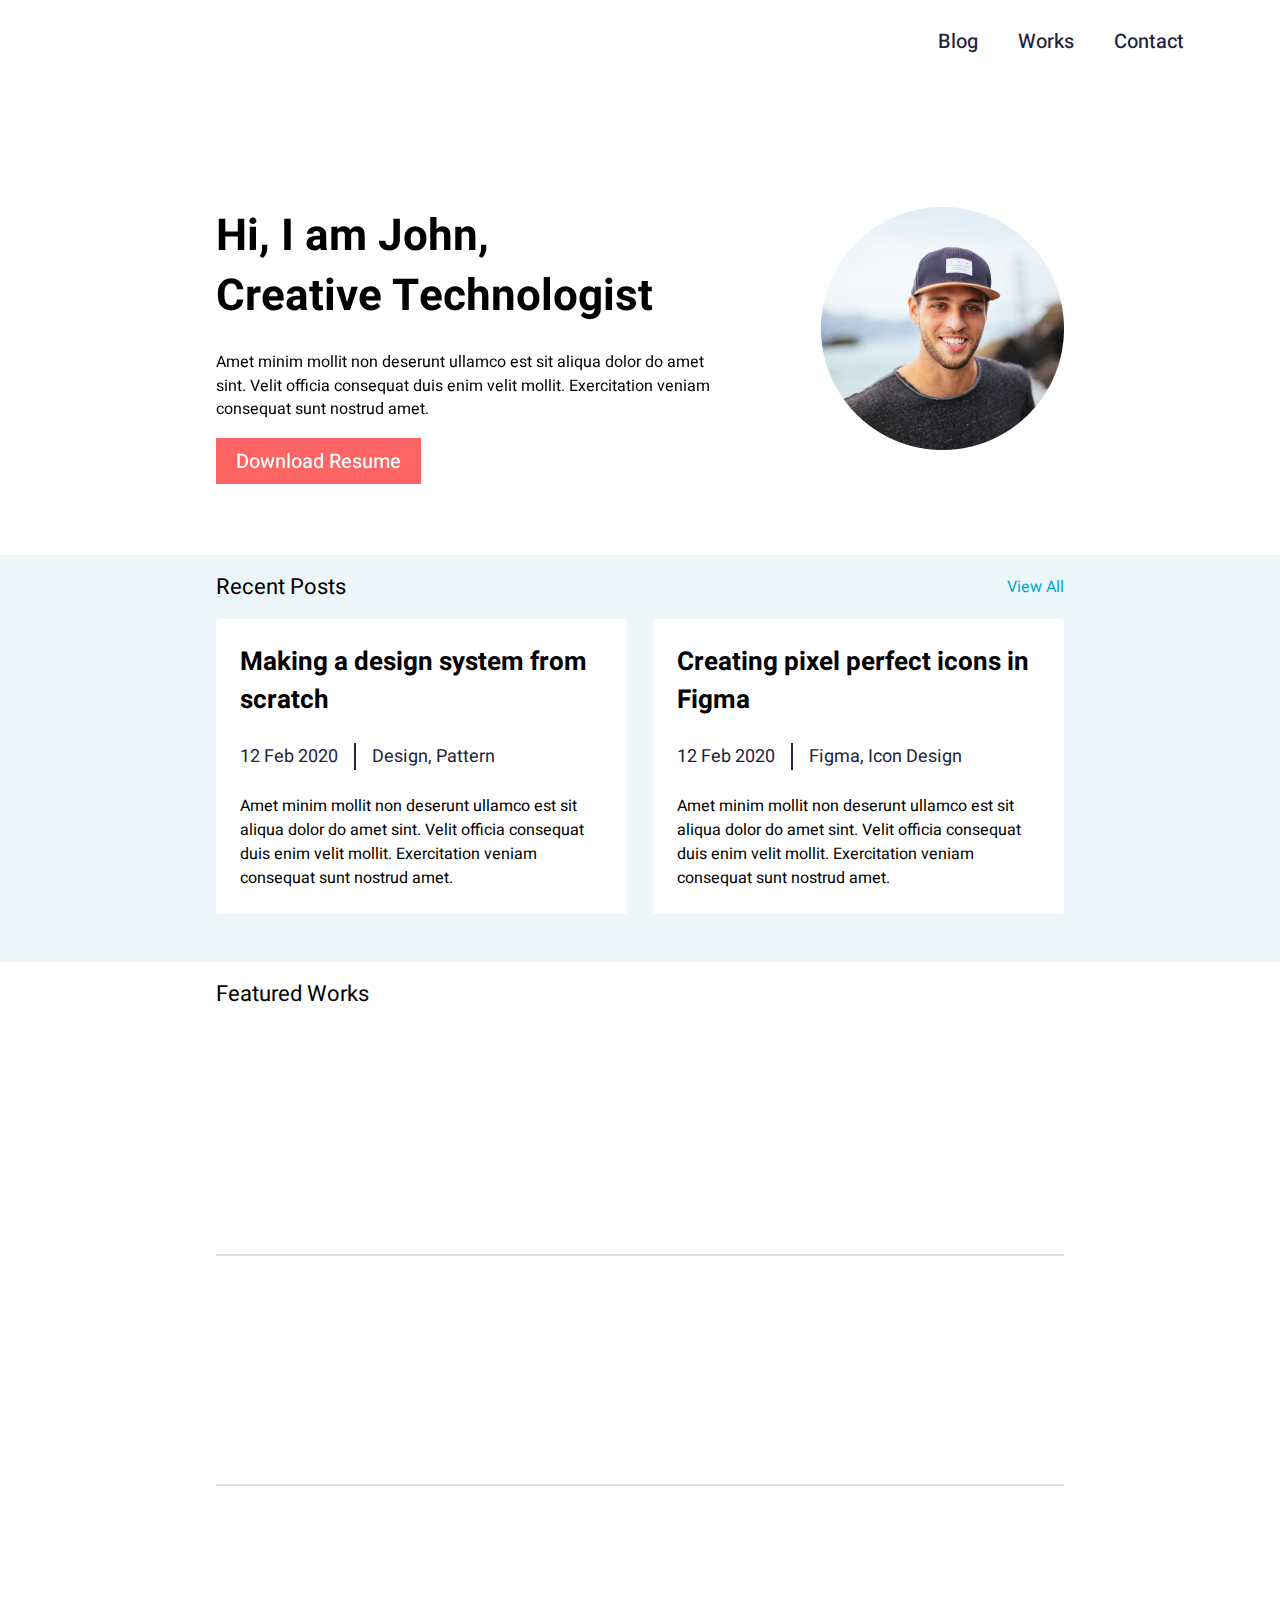
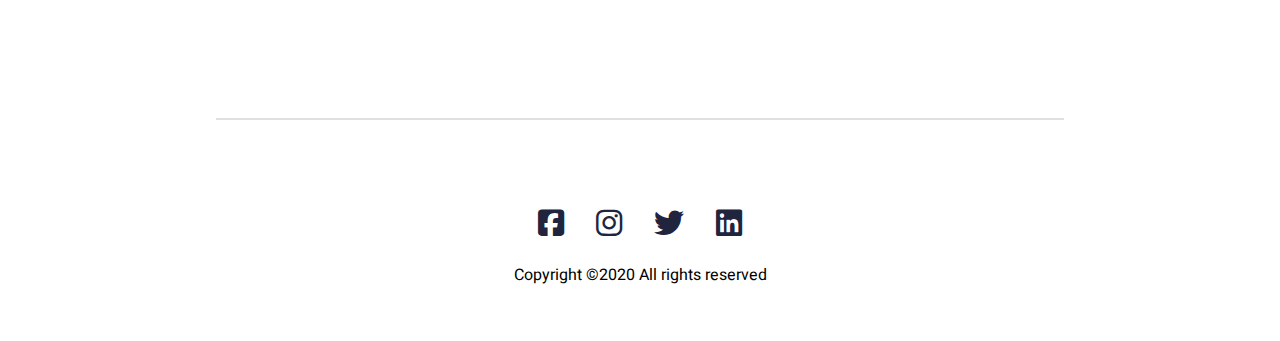
<file: index.html>
<!DOCTYPE html>
<html lang="en">
<head>
    <meta charset="UTF-8">

    <meta http-equiv="X-UA-Compatible" content="IE=edge">

    <meta name="viewport" content="width=device-width, initial-scale=1.0">

    <title>Portfolio</title>

    <link rel="stylesheet" href="./assets/css/style.css">

    <link rel="preconnect" href="https://fonts.googleapis.com">

    <link rel="preconnect" href="https://fonts.gstatic.com" crossorigin>

    <link href="https://fonts.googleapis.com/css2?family=Heebo:wght@400;500;700;900&display=swap" rel="stylesheet">

    <link rel="stylesheet" href="https://fonts.googleapis.com/css2?family=Material+Symbols+Outlined:opsz,wght,FILL,GRAD@48,400,0,0" />

    <link rel="apple-touch-icon" sizes="180x180" href="./favicon_io/apple-touch-icon.png">

    <link rel="icon" type="image/png" sizes="32x32" href="./favicon_io/favicon-32x32.png">

    <link rel="icon" type="image/png" sizes="16x16" href="./favicon_io/favicon-16x16.png">

    <link rel="manifest" href="/site.webmanifest">

    <link rel="stylesheet" href="https://cdnjs.cloudflare.com/ajax/libs/font-awesome/6.4.0/css/all.min.css" />

    <link rel="stylesheet" href="https://unpkg.com/aos@next/dist/aos.css" />

</head>
<body>
    
    <div class="site_wrapper">
        <header>

            <div class="header_wrap">

                <div class="container">
                    <nav class="navbar">

                        <a href="#"><span class="material-symbols-outlined">menu</span></a>

                        <ul class="navbar_items">
    
                            <li><a href="./blog.html">blog</a></li>
                            <li><a href="./work.html">works</a></li>
                            <li><a href="#">contact</a></li>

                        </ul><!-- /.navbar_items -->
                        
                    </nav><!-- /.navbar -->

                </div><!-- /.container -->

            </div><!-- /.header_wrap -->

        </header>

        <main>
            <div class="main_wrap">

                <section class="hero_section"  data-aos="fade-up" data-aos-duration="1200">
                    <div class="container lg">
                        <div class="client_info-wrap">
                            <div class="client_info">
                                <h1>Hi, I am John, <br> Creative Technologist</h1>
                                <p>Amet minim mollit non deserunt ullamco est sit aliqua dolor do amet sint. Velit officia consequat duis enim velit mollit. Exercitation veniam consequat sunt nostrud amet.</p>
                                <a href="#">download resume</a>
                            </div>
    
                            <figure class="client_img">
                                <img src="./assets/imgs/client.png" alt="">
                            </figure><!-- /.client_img -->

                        </div>
                    </div><!-- /.container -->

                </section><!-- /.hero_section -->

                <div class="post_section">

                    <div class="container lg">

                        <div class="recent_posts">
                            <h3>
                                recent posts
                            </h3>
                            <a href="#">view all</a>
                            
                        </div><!-- /.recent_posts -->
                        
                        <div class="post_wrap">
                            
                            <div class="post"  data-aos="fade-up" data-aos-duration="1200">

                                <h2>Making a design system from scratch</h2>
                                <ul class="design_detail">
                                    <li>12 Feb 2020</li>
                                    <li>Design, Pattern</li>
                                </ul><!-- /.design_detail -->
                                <p>Amet minim mollit non deserunt ullamco est sit aliqua dolor do amet sint. Velit officia consequat duis enim velit mollit. Exercitation veniam consequat sunt nostrud amet.</p>
                            </div><!-- /.post -->

                            <div class="post" data-aos="fade-up" data-aos-duration="1200">

                                <h2>Creating pixel perfect icons in Figma</h2>
                                <ul class="design_detail">
                                    <li>12 Feb 2020</li>
                                    <li>Figma, Icon Design</li>
                                </ul><!-- /.design_detail -->
                                <p>Amet minim mollit non deserunt ullamco est sit aliqua dolor do amet sint. Velit officia consequat duis enim velit mollit. Exercitation veniam consequat sunt nostrud amet.</p>

                            </div><!-- /.post -->

                        </div><!-- /.post_wrap -->

                    </div><!-- /.container -->

                </div><!-- /.post_section -->

                <section class="work_section">

                    <div class="container lg">

                            <h3>featured works</h3>

                            <div class="work_card-wrapper">

                                <figure class="work_card" data-aos="fade-up" data-aos-duration="1200">

                                    <img src="./assets/imgs/dashboard.jpg" alt="">

                                    <figcaption>

                                        <h2>designing dashboards</h2>

                                        <ul>
                                            <li>2020</li>
                                            <li>dashboard</li>
                                        </ul>

                                        <p class="lg_p">Amet minim mollit non deserunt ullamco est sit aliqua dolor do amet sint. Velit officia consequat duis enim velit mollit. Exercitation veniam consequat sunt nostrud amet.</p>
                                        <p class="sm_p">Amet minim mollit non deserunt ullamco est sit aliqua dolor do amet sint.</p>

                                    </figcaption>

                                </figure>
                                <hr style="border: 1px solid #E0E0E0;">
                            <div class="work_card-wrapper">

                                <figure class="work_card" data-aos="fade-up" data-aos-duration="1200">

                                    <img src="./assets/imgs/illustration.jpg" alt="">

                                    <figcaption>

                                        <h2>Vibrant Portraits of 2020</h2>

                                        <ul>
                                            <li>2018</li>
                                            <li>illustration</li>
                                        </ul>

                                        <p class="lg_p">Amet minim mollit non deserunt ullamco est sit aliqua dolor do amet sint. Velit officia consequat duis enim velit mollit. Exercitation veniam consequat sunt nostrud amet.</p>
                                        <p class="sm_p">Amet minim mollit non deserunt ullamco est sit aliqua dolor do amet sint.</p>

                                    </figcaption>

                                </figure>
                                <hr style="border: 1px solid #E0E0E0;">
                            <div class="work_card-wrapper">

                                <figure class="work_card" data-aos="fade-up" data-aos-duration="1200">

                                    <img src="./assets/imgs/typography.jpg" alt="">

                                    <figcaption>

                                        <h2>36 Days of Malayalam type</h2>

                                        <ul>
                                            <li>2018</li>
                                            <li>typography</li>
                                        </ul>

                                        <p class="lg_p">Amet minim mollit non deserunt ullamco est sit aliqua dolor do amet sint. Velit officia consequat duis enim velit mollit. Exercitation veniam consequat sunt nostrud amet.</p>
                                        <p class="sm_p">Amet minim mollit non deserunt ullamco est sit aliqua dolor do amet sint.</p>

                                    </figcaption>

                                </figure>
                                <hr style="border: 1px solid #E0E0E0;">

                            </div><!-- /.work_card-wrapper -->

                    </div><!-- /.container -->

                </section><!-- /.work_section -->

            </div><!-- /.main_wrap -->

        </main>

        <footer>
            <div class="footer_wrap">

                <div class="container lg">
                    <div class="social_lnks-wrapper">
                        <ul class="social_lnks">
                            <li><a href="#"><i class="fa-brands fa-square-facebook"></i></a></li>
                            <li><a href="#"><i class="fa-brands fa-instagram"></i></a></li>
                            <li><a href="#"><i class="fa-brands fa-twitter"></i></i></a></li>
                            <li><a href="#"><i class="fa-brands fa-linkedin"></i></i></a></li>
                        </ul>
                        <span>Copyright ©2020 All rights reserved </span>
                    </div><!-- /.social_lnks-wrapper -->

                </div><!-- /.container -->

            </div><!-- /.footer_wrap -->
        </footer>
    </div><!-- /.site_wrapper -->

    <script src="https://unpkg.com/aos@next/dist/aos.js"></script>
  <script>
    AOS.init();
  </script>
    
</body>
</html>
</file>
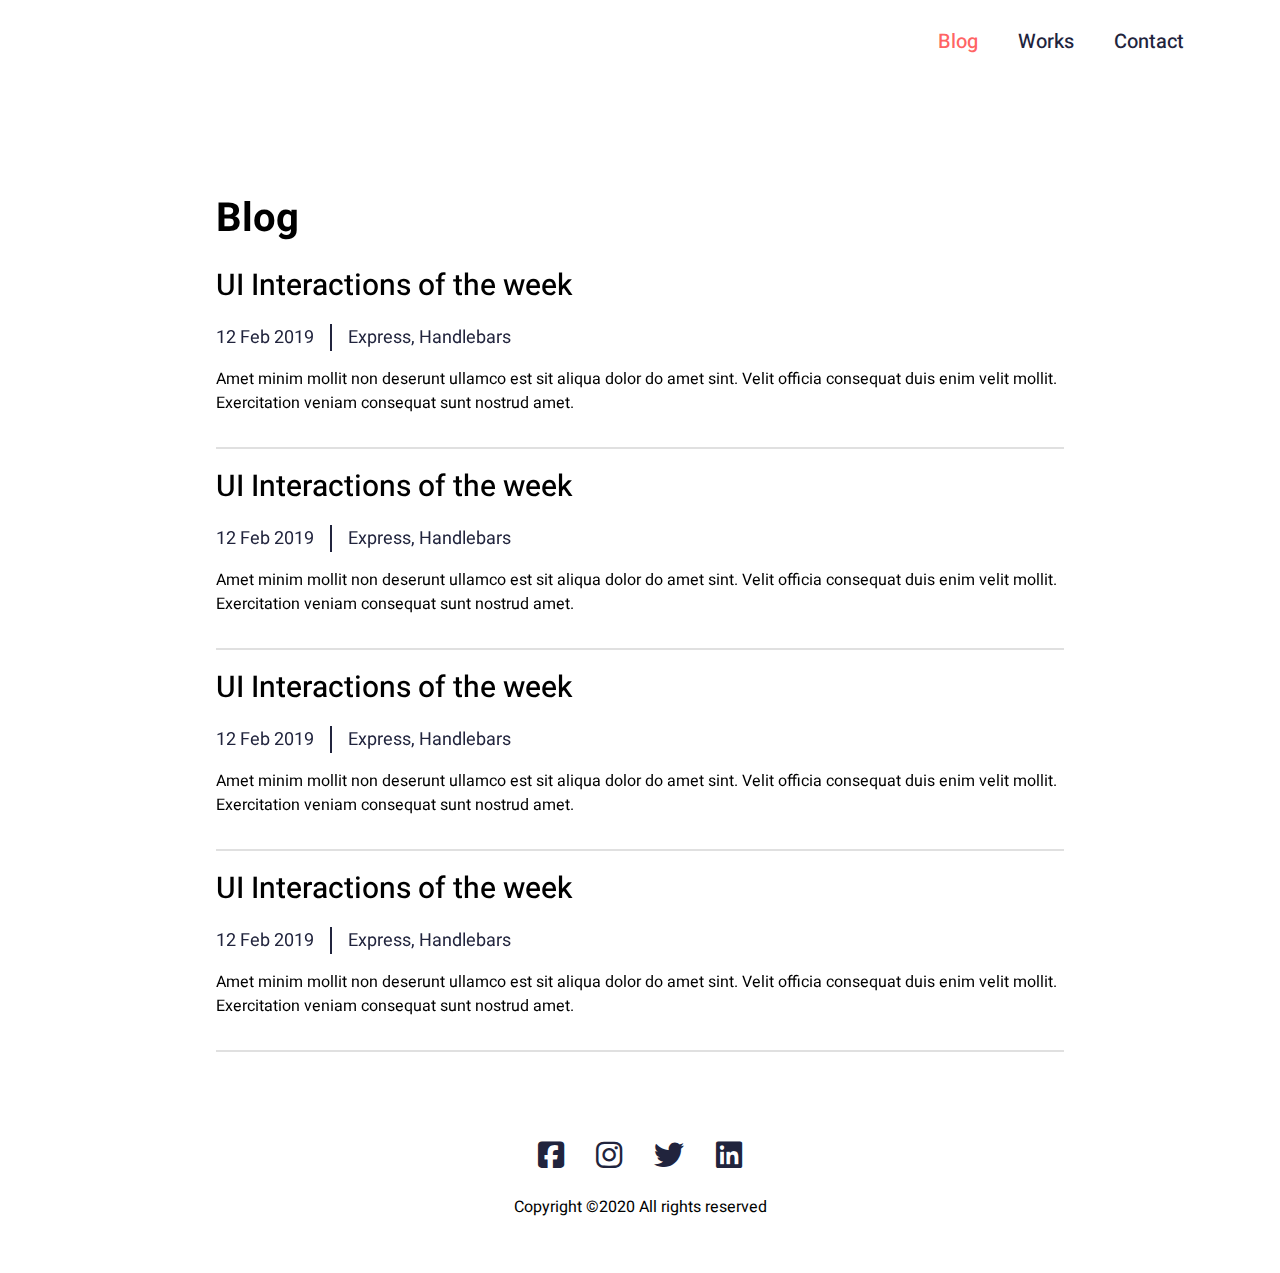
<file: blog.html>
<!DOCTYPE html>
<html lang="en">
<head>
    <meta charset="UTF-8">
    <meta http-equiv="X-UA-Compatible" content="IE=edge">

    <meta name="viewport" content="width=device-width, initial-scale=1.0">

    <title>Blog</title>

    <link rel="stylesheet" href="./assets/css/style.css">

    <link rel="preconnect" href="https://fonts.googleapis.com">

    <link rel="preconnect" href="https://fonts.gstatic.com" crossorigin>

    <link href="https://fonts.googleapis.com/css2?family=Heebo:wght@400;500;700;900&display=swap" rel="stylesheet">

    <link rel="stylesheet" href="https://fonts.googleapis.com/css2?family=Material+Symbols+Outlined:opsz,wght,FILL,GRAD@48,400,0,0" />

    <link rel="apple-touch-icon" sizes="180x180" href="./favicon_io/apple-touch-icon.png">

    <link rel="icon" type="image/png" sizes="32x32" href="./favicon_io/favicon-32x32.png">

    <link rel="icon" type="image/png" sizes="16x16" href="./favicon_io/favicon-16x16.png">

    <link rel="manifest" href="/site.webmanifest">

    <link rel="stylesheet" href="https://cdnjs.cloudflare.com/ajax/libs/font-awesome/6.4.0/css/all.min.css" />

    <link rel="stylesheet" href="https://unpkg.com/aos@next/dist/aos.css" />

</head>
<body>

    <div class="page_wrapper">

        <header>

            <div class="header_wrap">

                <div class="container">
                    <nav class="navbar">

                        <a href="#"><span class="material-symbols-outlined">menu</span></a>

                        <ul class="navbar_items">
    
                            <li><a href="#" class="blog_active">blog</a></li>
                            <li><a href="./work.html">works</a></li>
                            <li><a href="#">contact</a></li>

                        </ul><!-- /.navbar_items -->
                        
                    </nav><!-- /.navbar -->

                </div><!-- /.container -->

            </div><!-- /.header_wrap -->

        </header>

        <main>

            <div class="main_wrap">

                <div class="container lg">

                    <section class="blog_section" data-aos="fade-up" data-aos-duration="1200">

                        <h2 data-aos="fade-up">blog</h2>

                        <div class="ui_interaction-wrapper">
                            
                            <div class="ui_interaction-card">
                                <h3>UI Interactions of the week</h3>
                                <ul class="ui_detail">
                                    <li>12 Feb 2019</li>
                                    <li>Express, Handlebars</li>
                                </ul><!-- /.ui_detail -->
                                <p>Amet minim mollit non deserunt ullamco est sit aliqua dolor do amet sint. Velit officia consequat duis enim velit mollit. Exercitation veniam consequat sunt nostrud amet.</p>
                            </div><!-- /.ui_interaction-card -->
                            <hr style="border: 1px solid #E0E0E0;">
                            <div class="ui_interaction-card">
                                <h3>UI Interactions of the week</h3>
                                <ul class="ui_detail">
                                    <li>12 Feb 2019</li>
                                    <li>Express, Handlebars</li>
                                </ul><!-- /.ui_detail -->
                                <p>Amet minim mollit non deserunt ullamco est sit aliqua dolor do amet sint. Velit officia consequat duis enim velit mollit. Exercitation veniam consequat sunt nostrud amet.</p>
                            </div><!-- /.ui_interaction-card -->
                            <hr style="border: 1px solid #E0E0E0;">
                            <div class="ui_interaction-card">
                                <h3>UI Interactions of the week</h3>
                                <ul class="ui_detail">
                                    <li>12 Feb 2019</li>
                                    <li>Express, Handlebars</li>
                                </ul><!-- /.ui_detail -->
                                <p>Amet minim mollit non deserunt ullamco est sit aliqua dolor do amet sint. Velit officia consequat duis enim velit mollit. Exercitation veniam consequat sunt nostrud amet.</p>
                            </div><!-- /.ui_interaction-card -->
                            <hr style="border: 1px solid #E0E0E0;">
                            <div class="ui_interaction-card">
                                <h3>UI Interactions of the week</h3>
                                <ul class="ui_detail">
                                    <li>12 Feb 2019</li>
                                    <li>Express, Handlebars</li>
                                </ul><!-- /.ui_detail -->
                                <p>Amet minim mollit non deserunt ullamco est sit aliqua dolor do amet sint. Velit officia consequat duis enim velit mollit. Exercitation veniam consequat sunt nostrud amet.</p>
                            </div><!-- /.ui_interaction-card -->
                            <hr style="border: 1px solid #E0E0E0;">

                        </div><!-- /.ui_interaction-wrapper -->

                    </section><!-- /.blog_section -->

                </div><!-- /.container -->

            </div><!-- /.main_wrap -->

        </main>

        <footer>

            <div class="footer_wrap">


                <div class="container lg">
                    <div class="social_lnks-wrapper">
                        <ul class="social_lnks">
                            <li><a href="#"><i class="fa-brands fa-square-facebook"></i></a></li>
                            <li><a href="#"><i class="fa-brands fa-instagram"></i></a></li>
                            <li><a href="#"><i class="fa-brands fa-twitter"></i></i></a></li>
                            <li><a href="#"><i class="fa-brands fa-linkedin"></i></i></a></li>
                        </ul>
                        <span>Copyright ©2020 All rights reserved </span>
                    </div><!-- /.social_lnks-wrapper -->

                </div><!-- /.container -->

            </div><!-- /.footer_wrap -->

        </footer>

    </div><!-- /.page_wrapper -->


    <script src="https://unpkg.com/aos@next/dist/aos.js"></script>
  <script>
    AOS.init();
  </script>
    
</body>
</html>
</file>
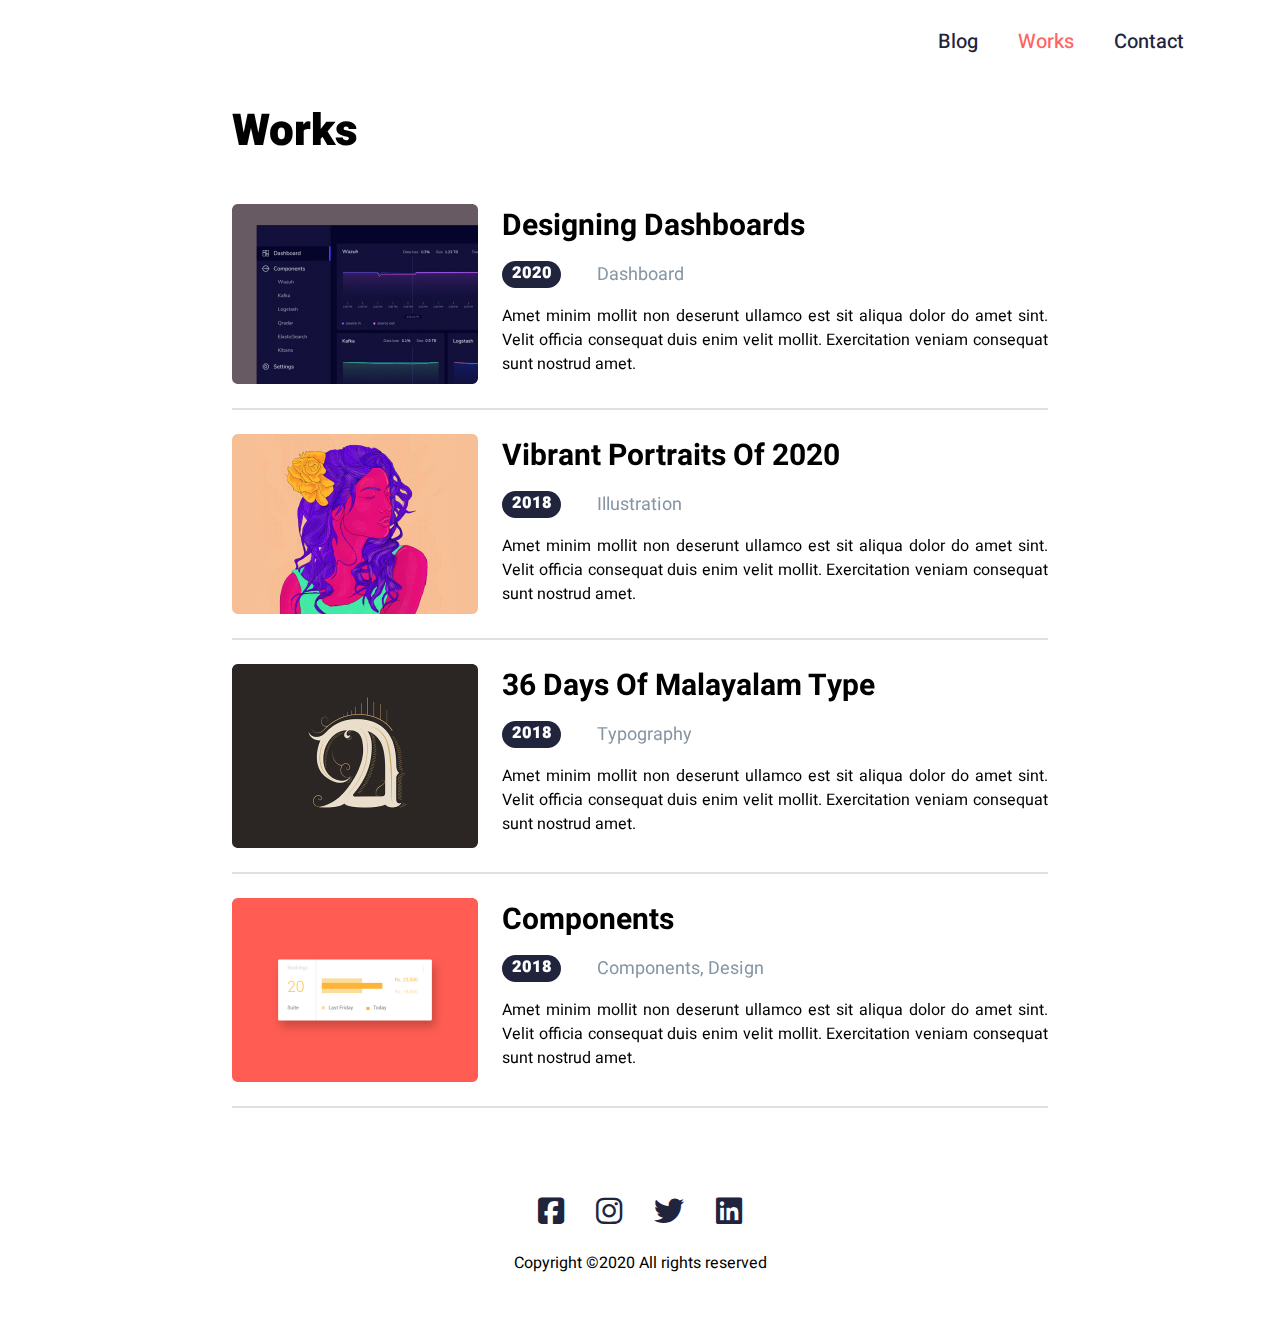
<file: work.html>
<!DOCTYPE html>
<html lang="en">
<head>
    <meta charset="UTF-8">
    <meta http-equiv="X-UA-Compatible" content="IE=edge">

    <meta name="viewport" content="width=device-width, initial-scale=1.0">

    <title>Works</title>

    <link rel="stylesheet" href="./assets/css/style.css">

    <link rel="preconnect" href="https://fonts.googleapis.com">

    <link rel="preconnect" href="https://fonts.gstatic.com" crossorigin>

    <link href="https://fonts.googleapis.com/css2?family=Heebo:wght@400;500;700;900&display=swap" rel="stylesheet">

    <link rel="stylesheet" href="https://fonts.googleapis.com/css2?family=Material+Symbols+Outlined:opsz,wght,FILL,GRAD@48,400,0,0" />

    <link rel="apple-touch-icon" sizes="180x180" href="./favicon_io/apple-touch-icon.png">

    <link rel="icon" type="image/png" sizes="32x32" href="./favicon_io/favicon-32x32.png">

    <link rel="icon" type="image/png" sizes="16x16" href="./favicon_io/favicon-16x16.png">

    <link rel="manifest" href="/site.webmanifest">

    <link rel="stylesheet" href="https://cdnjs.cloudflare.com/ajax/libs/font-awesome/6.4.0/css/all.min.css" />

    <link rel="stylesheet" href="https://unpkg.com/aos@next/dist/aos.css" />

</head>
<body>

    <div class="page_wrapper">

        <header>

            <div class="header_wrap">

                <div class="container">
                    <nav class="navbar">

                        <a href="#"><span class="material-symbols-outlined">menu</span></a>

                        <ul class="navbar_items">
    
                            <li><a href="./blog.html">blog</a></li>
                            <li><a href="#"class="work_active">works</a></li>
                            <li><a href="#">contact</a></li>

                        </ul><!-- /.navbar_items -->
                        
                    </nav><!-- /.navbar -->

                </div><!-- /.container -->

            </div><!-- /.header_wrap -->

        </header>

        <main>

            <div class="main_wrap">

                <div class="container lg">

                    <section class="work_section" data-aos="fade-up" data-aos-duration="1200">

                        <div class="container lg">
    
                                <h3 class="work_heading">Works</h3>
    
                                <div class="work_card-wrapper">
    
                                    <figure class="work_card">
    
                                        <img src="./assets/imgs/dashboard.jpg" alt="">
    
                                        <figcaption>
    
                                            <h2>designing dashboards</h2>
    
                                            <ul>
                                                <li>2020</li>
                                                <li>dashboard</li>
                                            </ul>
    
                                            <p class="lg_p">Amet minim mollit non deserunt ullamco est sit aliqua dolor do amet sint. Velit officia consequat duis enim velit mollit. Exercitation veniam consequat sunt nostrud amet.</p>
                                            <p class="sm_p">Amet minim mollit non deserunt ullamco est sit aliqua dolor do amet sint.</p>
    
                                        </figcaption>
    
                                    </figure>
                                    <hr style="border: 1px solid #E0E0E0;">
                                <div class="work_card-wrapper">
    
                                    <figure class="work_card">
    
                                        <img src="./assets/imgs/illustration.jpg" alt="">
    
                                        <figcaption>
    
                                            <h2>Vibrant Portraits of 2020</h2>
    
                                            <ul>
                                                <li>2018</li>
                                                <li>illustration</li>
                                            </ul>
    
                                            <p class="lg_p">Amet minim mollit non deserunt ullamco est sit aliqua dolor do amet sint. Velit officia consequat duis enim velit mollit. Exercitation veniam consequat sunt nostrud amet.</p>
                                            <p class="sm_p">Amet minim mollit non deserunt ullamco est sit aliqua dolor do amet sint.</p>
    
                                        </figcaption>
    
                                    </figure>
                                    <hr style="border: 1px solid #E0E0E0;">
                                <div class="work_card-wrapper">
    
                                    <figure class="work_card">
    
                                        <img src="./assets/imgs/typography.jpg" alt="">
    
                                        <figcaption>
    
                                            <h2>36 Days of Malayalam type</h2>
    
                                            <ul>
                                                <li>2018</li>
                                                <li>typography</li>
                                            </ul>
    
                                            <p class="lg_p">Amet minim mollit non deserunt ullamco est sit aliqua dolor do amet sint. Velit officia consequat duis enim velit mollit. Exercitation veniam consequat sunt nostrud amet.</p>
                                            <p class="sm_p">Amet minim mollit non deserunt ullamco est sit aliqua dolor do amet sint.</p>
    
                                        </figcaption>
    
                                    </figure>
                                    <hr style="border: 1px solid #E0E0E0;">
                                    </figure>
                                <div class="work_card-wrapper">
    
                                    <figure class="work_card">
    
                                        <img src="./assets/imgs/components.jpg" alt="">
    
                                        <figcaption>
    
                                            <h2>components</h2>
    
                                            <ul>
                                                <li>2018</li>
                                                <li>components, design</li>
                                            </ul>
    
                                            <p class="lg_p">Amet minim mollit non deserunt ullamco est sit aliqua dolor do amet sint. Velit officia consequat duis enim velit mollit. Exercitation veniam consequat sunt nostrud amet.</p>
                                            <p class="sm_p">Amet minim mollit non deserunt ullamco est sit aliqua dolor do amet sint.</p>
    
                                        </figcaption>
    
                                    </figure>
                                    <hr style="border: 1px solid #E0E0E0;">
    
                                </div><!-- /.work_card-wrapper -->
    
                        </div><!-- /.container -->
    
                    </section><!-- /.work_section -->

            </div><!-- /.main_wrap -->

        </main>

        <footer>

            <div class="footer_wrap">


                <div class="container lg">
                    <div class="social_lnks-wrapper">
                        <ul class="social_lnks">
                            <li><a href="#"><i class="fa-brands fa-square-facebook"></i></a></li>
                            <li><a href="#"><i class="fa-brands fa-instagram"></i></a></li>
                            <li><a href="#"><i class="fa-brands fa-twitter"></i></i></a></li>
                            <li><a href="#"><i class="fa-brands fa-linkedin"></i></i></a></li>
                        </ul>
                        <span>Copyright ©2020 All rights reserved </span>
                    </div><!-- /.social_lnks-wrapper -->

                </div><!-- /.container -->

            </div><!-- /.footer_wrap -->

        </footer>

    </div><!-- /.page_wrapper -->

    <script src="https://unpkg.com/aos@next/dist/aos.js"></script>
  <script>
    AOS.init();
  </script>
    
</body>
</html>
</file>
<file: assets/css/style.css>
* {
    margin: 0;
    padding: 0;
    box-sizing: border-box;
}

:root {
    --primary: #FF6464;
    --secondary: #00A8CC;
    --dark: #21243D;
    --light: #8695A4;
}

body {
    font-family: 'Heebo', sans-serif;
}

.container {
    max-width: 70rem;
    margin: 0 auto;
    padding: 0 1rem;
}

.lg {
    max-width: 55rem;
    margin: 0 auto;
    padding: 0 1rem;
}

.navbar  {
    padding: 1.6875rem 0;
    display: flex;
    align-items: center;
    justify-content: flex-end;
}

.navbar a .material-symbols-outlined {
    color: var(--dark);
    font-size: 30px;
    font-weight: 500;
    display: none;
}

.navbar .navbar_items {
    display: flex;
    list-style-type: none;
}

.navbar .navbar_items li {
    margin-left: 2.5rem;
}

.navbar .navbar_items li a {
    font-weight: 500;
    font-size: 20px;
    text-decoration: none;
    text-transform: capitalize;
    color: var(--dark);
    display: inline-block;
    transition: all .2s ease-in-out;
}

.navbar .navbar_items li a:hover{
    color: var(--primary);
}


.navbar .navbar_items li a.blog_active {
    color: var(--primary);
}

.navbar .navbar_items li a.work_active {
    color: var(--primary);
}

.hero_section{
    margin-top: 7.75rem;
}

.hero_section .client_info-wrap {
    display: flex;
    justify-content: space-between;
}

.hero_section .client_info {
    max-width: 60%;
}

.hero_section .client_info h1{
    font-weight: 700;
    font-size: 2.75rem;
    line-height: 3.75rem;
    margin-bottom: 1.5rem;
}

.hero_section .client_info p{
    margin-bottom: 1rem;
    line-height: 1.47rem;
}

.hero_section .client_info a{
    display: inline-block;
    text-decoration: none;
    text-transform: capitalize;
    color: white;
    background-color: var(--primary);
    padding: .56rem 1.25rem;
    font-weight: 500;
    font-size: 1.25rem;
    margin-bottom: 4.44rem;
}

.post_section {
    background-color: #EDF7FA;
    padding-bottom: 1rem;
}


.post_section .recent_posts {
    display: flex;
    justify-content: space-between;

}

.post_section .recent_posts {
    display: flex;
    justify-content: space-between;
    align-items: center;
}

.post_section .recent_posts h3{
    font-weight: 400;
    font-size: 1.375rem;
    text-transform: capitalize;
    padding: 1rem 0;
}

.post_section .recent_posts a{
    text-decoration: none;
    color: var(--secondary);
    text-transform: capitalize;
    display: inline-block;
    padding: 1rem 0;
}

.post_wrap {
    display: flex;
    justify-content: space-between;
}

.post_wrap .post {
    max-width: calc(50% - .8rem);
    background-color: #fff;
    border-radius: .25rem;
    margin-bottom: 2rem;
}


.post_wrap .post h2 {
    font-weight: 700;
    font-size: 1.625rem;
    padding: 1.5rem;
}

.post_wrap .post .design_detail {
    display: flex;
    list-style-type: none;
    padding: 0 1.5rem;
}

.post_wrap .post .design_detail li {
    color: var(--dark);
    font-size: 1.125rem;
}

.post_wrap .post .design_detail li:first-child {
    border-right: var(--dark) 2px solid;
    padding-right: 1rem;
}

.post_wrap .post .design_detail li:nth-child(2) {
    padding-left: 1rem;
}

.post_wrap .post p {
    padding: 1.5rem;
}

.work_section h3 {
    font-weight: 400;
    font-size: 1.375rem;
    text-transform: capitalize;
    padding: 1rem 0;
}

.work_section h3.work_heading {
    font-weight: 900;
    font-size: 44px;
    text-transform: capitalize;
}

.work_card-wrapper .work_card {
    display: flex;
    padding: 1.5rem 0;
}


.work_card-wrapper .work_card figcaption {
    padding-left: 1.5rem;
}

.work_card-wrapper .work_card img {
    max-width: 100%;
    height: 100%;
    object-fit: cover;
    object-position: center center;
    display: block;
}

.work_card-wrapper .work_card h2 {
    font-weight: 700;
    font-size: 1.875rem;
    text-transform: capitalize;
    padding-bottom: .8125rem;
}

.work_card-wrapper .work_card ul{
    display: flex;
    list-style-type: none;
    padding-bottom: 1rem;
}

.work_card-wrapper .work_card .sm_p {
    display: none;
}


.work_card-wrapper .work_card ul li:first-child{
    background-color: var(--dark);
    color: white;
    border-radius: 1rem;
    font-weight: 900;
    padding: 0 .6rem;
    font-size: 1.025rem;
    display: inline-block;
}

.work_card-wrapper .work_card ul li:nth-child(2){
    color: var(--light);
    font-size: 1.125rem;
    text-transform: capitalize;
    padding-left: 2.25rem;
}


.work_card-wrapper .work_card p{
    line-height: 1.5rem;
    text-align: justify;
}

.footer_wrap {
    padding-top: 4.1875rem;
}

.social_lnks {
    display: flex;
    justify-content: center;
    list-style-type: none;
}

.social_lnks li a{
    color: var(--dark);
    font-size: 30px;
    display: inline-block;
    padding: 1rem;
}

.social_lnks-wrapper span {
    display: block;
    text-align: center;
    padding-bottom: 54px;
}

.blog_section {
    margin-top: 6.625rem;
}

.blog_section h2{
    font-size: 2.5rem;
    font-weight: 700;
    text-transform: capitalize;
}

.blog_section .ui_interaction-wrapper .ui_interaction-card{
    padding: 1rem 0;
}


.blog_section .ui_interaction-wrapper .ui_interaction-card h3{
    font-weight: 500;
    font-size: 1.875rem;
}


.ui_interaction-wrapper .ui_interaction-card .ui_detail {
    display: flex;
    list-style-type: none;
    padding-top: 1rem;
}
.ui_interaction-wrapper .ui_interaction-card .ui_detail li {
    color: var(--dark);
    font-size: 1.125rem;
}

.ui_interaction-wrapper .ui_interaction-card .ui_detail li:first-child {
    border-right: var(--dark) 2px solid;
    padding-right: 1rem;
}

.ui_interaction-wrapper .ui_interaction-card .ui_detail li:nth-child(2) {
    padding-left: 1rem;
}

.ui_interaction-wrapper .ui_interaction-card p {
    padding: 1rem 0;
}


























@media ( (max-width:767.98px) and (min-width:575.98px)){
    .work_card-wrapper .work_card .lg_p{
            display: none;
        }
    
        
    .work_card-wrapper .work_card .sm_p {
        display: block;
    }


    
        
    }
    
 /* X-Small devices (portrait phones, less than 576px) */
@media (max-width: 575.98px) { 
 
    .work_card-wrapper .work_card {
        display: flex;
        flex-direction: column;
    }
    
    .work_card-wrapper .work_card figcaption {
        padding-left: 0;
    }
    
    
    .work_card-wrapper .work_card h2 {
        font-weight: 700;
        font-size: 1.5rem;
        text-transform: capitalize;
        padding: 1rem 0 .5rem 0;
    }
    
    .work_card-wrapper .work_card ul{
        display: flex;
        list-style-type: none;
        padding-bottom: 1.375rem;
    }
    
    .work_card-wrapper .work_card ul li:first-child{
        background-color: var(--dark);
        color: white;
        border-radius: 1rem;
        font-weight: 900;
        padding: 0 .4rem;
        font-size: 1rem;
        display: inline-block;
    }
    
    .work_card-wrapper .work_card ul li:nth-child(2){
        color: var(--light);
        font-size: 1rem;
        text-transform: capitalize;
        padding-left: 2.25rem;
    }

    
    .work_card-wrapper .work_card .sm_p {
        display: none;
    }
    
    .work_card-wrapper .work_card .lg_p {
        display: block;
    }

 }

/* /Small devices (landscape phones, less than 768px) */
@media (max-width: 767.98px) { 
       
.navbar  {
    padding: .4rem 0 0 0;
    display: flex;
    align-items: center;
    justify-content: flex-end;
}
    
.navbar a .material-symbols-outlined {
    color: var(--dark);
    font-size: 40px;
    font-weight: 500;
    display: inline-block;
}


.navbar .navbar_items {
    display: none;
}


.hero_section{
    margin-top: 2.75rem;
}

.hero_section .client_info-wrap {
    display: flex;
    flex-basis: 100%;
    flex-direction: column-reverse;
    align-items: center;
    text-align: center;
}

.client_img  img{
    width: 170px;
    height: 170px;
}


.hero_section .client_info h1{
    font-weight: 700;
    font-size: 2rem;
    line-height: 2.5rem;
    margin: 1rem 0;
}

.hero_section .client_info p{
    margin-bottom: 1.67rem;
    line-height: 1.47rem;
}

.hero_section .client_info a{
    display: inline-block;
    text-decoration: none;
    text-transform: capitalize;
    color: white;
    background-color: var(--primary);
    padding: .56rem 1.25rem;
    font-weight: 500;
    font-size: 1.2rem;
    margin-bottom: 4.44rem;
}



.post_wrap .post {
    max-width: 100%;

}

.post_wrap {
    display: block;
}

.post_section .recent_posts a{
    display: none;
}


.post_section .recent_posts h2{
    font-weight: 400;
    font-size: 1.375rem;
    text-transform: capitalize;
    padding: 1rem 0;
    margin: 0 auto;
}



.post_wrap .post h1 {
    font-weight: 700;
    font-size: 1.375rem;
    padding: 1.5rem;
}


.post_wrap .post .design_detail li {
    color: var(--dark);
    font-size: 1rem;
}


.work_card-wrapper .work_card h2 {
    font-weight: 700;
    font-size: 1.4rem;
    text-transform: capitalize;
    padding-bottom: .8125rem;
}


.blog_section {
    margin-top: 2.25rem;
}

   
.blog_section h2{
    font-size: 1.875rem;
    font-weight: 700;
    text-transform: capitalize;
}
    
.blog_section .ui_interaction-wrapper .ui_interaction-card h3{
    font-weight: 500;
    font-size: 1.625rem;
}


.ui_interaction-wrapper .ui_interaction-card .ui_detail {
    display: flex;
    list-style-type: none;
}
.ui_interaction-wrapper .ui_interaction-card .ui_detail li {
    color: var(--dark);
    font-size: 1rem;
}

.ui_interaction-wrapper .ui_interaction-card .ui_detail li:first-child {
    border-right: var(--dark) 2px solid;
    padding-right: 1rem;
}

.ui_interaction-wrapper .ui_interaction-card .ui_detail li:nth-child(2) {
    padding-left: 1rem;
}

.ui_interaction-wrapper .ui_interaction-card p {
    padding: 1.5rem 0;
}





 }

/* Medium devices (tablets, less than 992px) */
@media (max-width: 991.98px) { 
    
 }

/* Large devices (desktops, less than 1200px) */
@media (max-width: 1199.98px) { 
    
}

/* X-Large devices (large desktops, less than 1400px) */
@media (max-width: 1399.98px) { 
    
}
</file>
